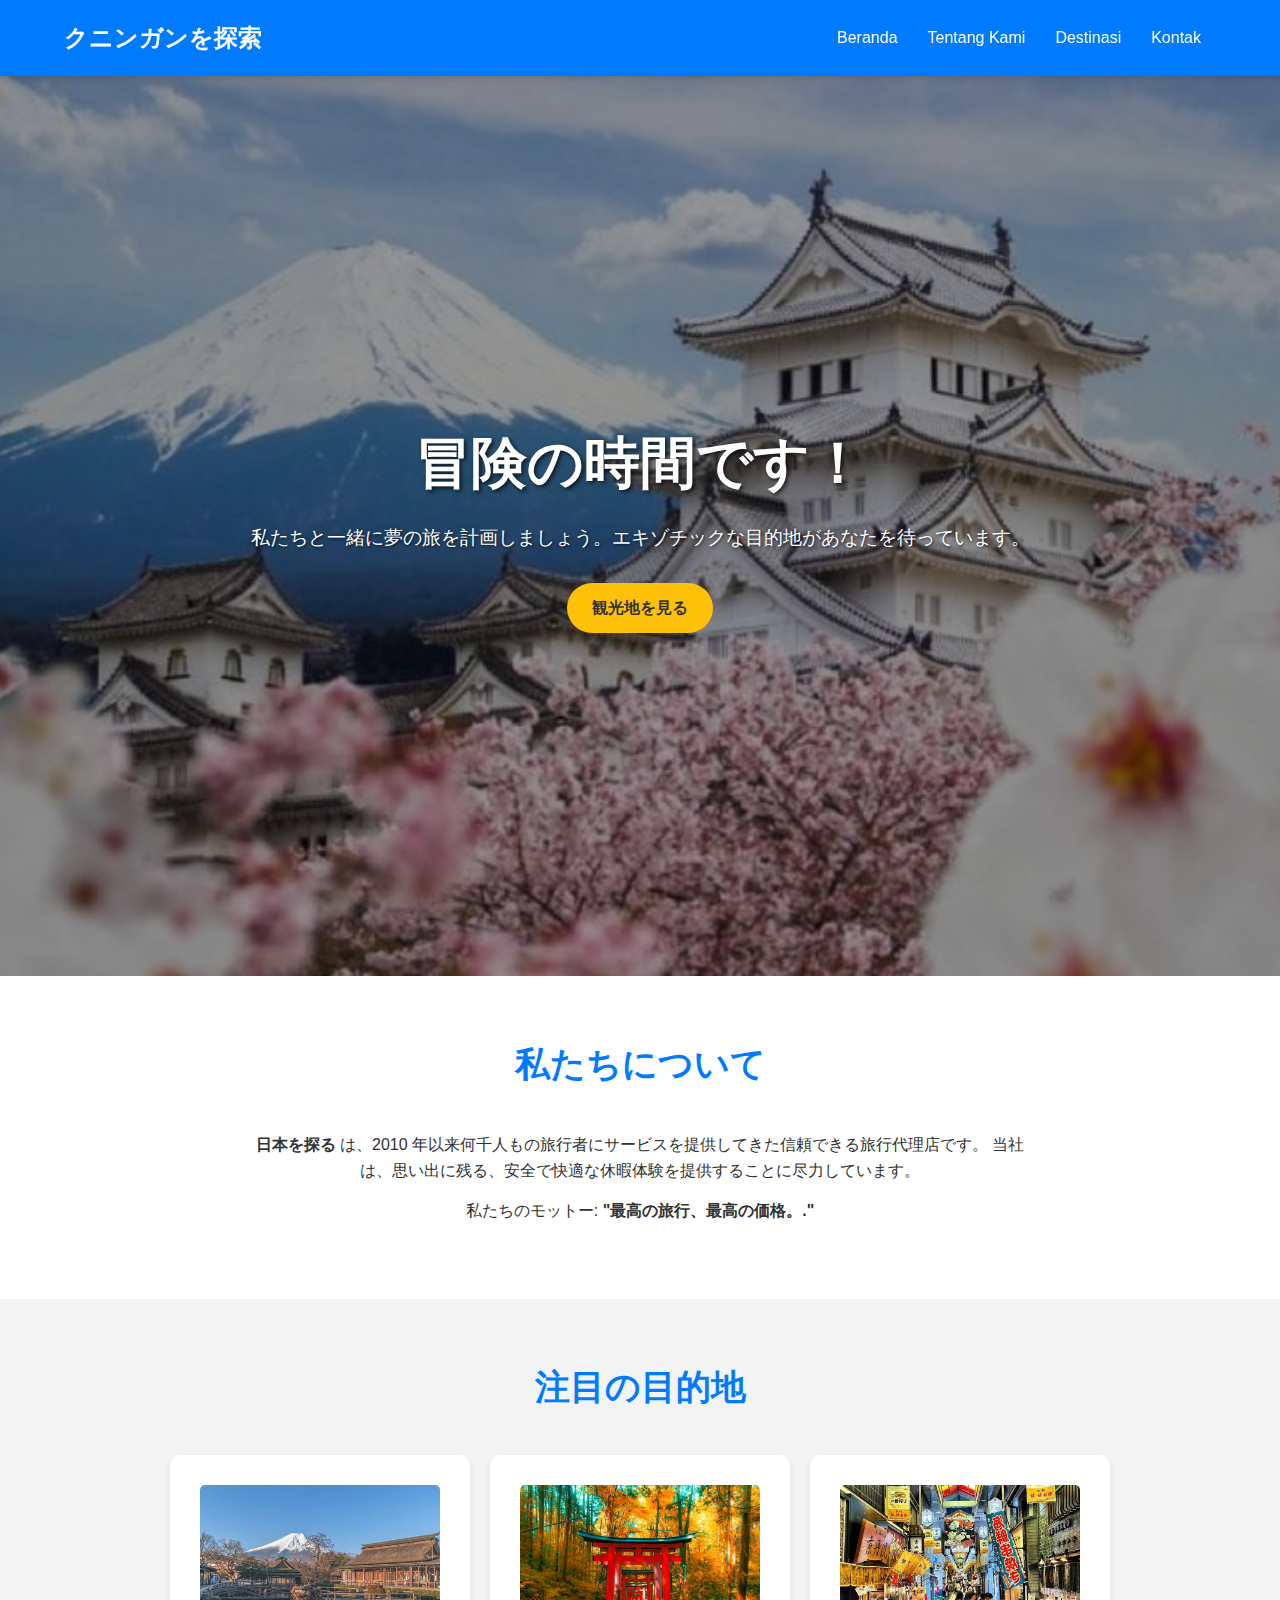
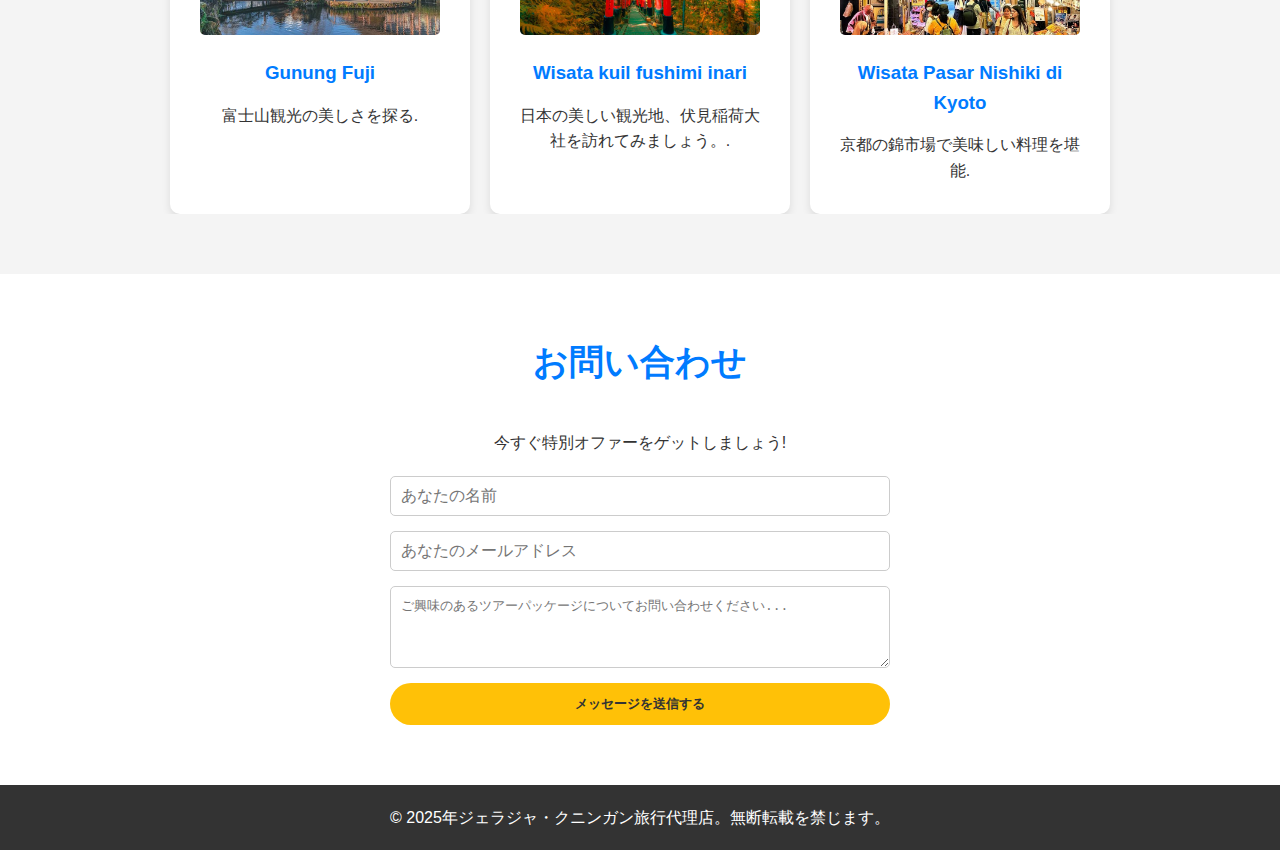
<file: index.html>
<!DOCTYPE html>
<html lang="id">

<head>
    <meta charset="UTF-8">
    <meta name="viewport" content="width=device-width, initial-scale=1.0">
    <title>クニンガンを探索 - 旅行代理店</title>
    <link rel="stylesheet" href="style.css">
</head>

<body>

    <header class="main-header">
        <div class="container">
            <h1 class="logo">クニンガンを探索</h1>
            <nav class="main-nav">
                <ul>
                    <li><a href="#beranda">Beranda</a></li>
                    <li><a href="#tentang">Tentang Kami</a></li>
                    <li><a href="#destinasi">Destinasi</a></li>
                    <li><a href="#kontak">Kontak</a></li>
                </ul>
            </nav>
        </div>
    </header>

    <section id="beranda" class="hero-section">
        <div class="hero-content">
            <h2>冒険の時間です！</h2>
            <p>私たちと一緒に夢の旅を計画しましょう。エキゾチックな目的地があなたを待っています。</p>
            <a href="#destinasi" class="cta-button">観光地を見る</a>
        </div>
    </section>

    <section id="tentang" class="section about-section">
        <div class="container">
            <h2>私たちについて</h2>
            <p><strong>日本を探る</strong> は、2010 年以来何千人もの旅行者にサービスを提供してきた信頼できる旅行代理店です。
                当社は、思い出に残る、安全で快適な休暇体験を提供することに尽力しています。</p>
            <p>私たちのモットー: <strong>"最高の旅行、最高の価格。."</strong></p>
        </div>
    </section>

    <section id="destinasi" class="section services-section">
        <div class="container">
            <h2>注目の目的地</h2>
            <div class="service-cards">
                <div class="card">
                    <img src="gunungfuji.webp" alt="Wisata Gunung Fuji" class="card-image">
                    <h3>Gunung Fuji</h3>
                    <p>富士山観光の美しさを探る.</p>
                </div>
                <div class="card">
                    <img src="inari.jpg" alt="kuil fushimi inari" class="card-image">
                    <h3>Wisata kuil fushimi inari</h3>
                    <p>日本の美しい観光地、伏見稲荷大社を訪れてみましょう。.</p>
                </div>
                <div class="card">
                    <img src="caption.jpg" alt="Wisata Pasar Nishiki di Kyoto" class="card-image">
                    <h3>Wisata Pasar Nishiki di Kyoto</h3>
                    <p>京都の錦市場で美味しい料理を堪能.</p>
                </div>
            </div>
        </div>
    </section>

    <section id="kontak" class="section cta-contact-section">
        <div class="container">
            <h2>お問い合わせ</h2>
            <p>今すぐ特別オファーをゲットしましょう!</p>
            <form action="#" method="POST" class="contact-form">
                <input type="text" name="nama" placeholder="あなたの名前" required>
                <input type="email" name="email" placeholder="あなたのメールアドレス" required>
                <textarea name="pesan" rows="4" placeholder="ご興味のあるツアーパッケージについてお問い合わせください..."
                    required></textarea>
                <button type="submit" class="cta-button">メッセージを送信する</button>
            </form>
        </div>
    </section>

    <footer class="main-footer">
        <div class="container">
            <p>&copy; 2025年ジェラジャ・クニンガン旅行代理店。無断転載を禁じます。</p>
        </div>
    </footer>

</body>


</html>
</file>
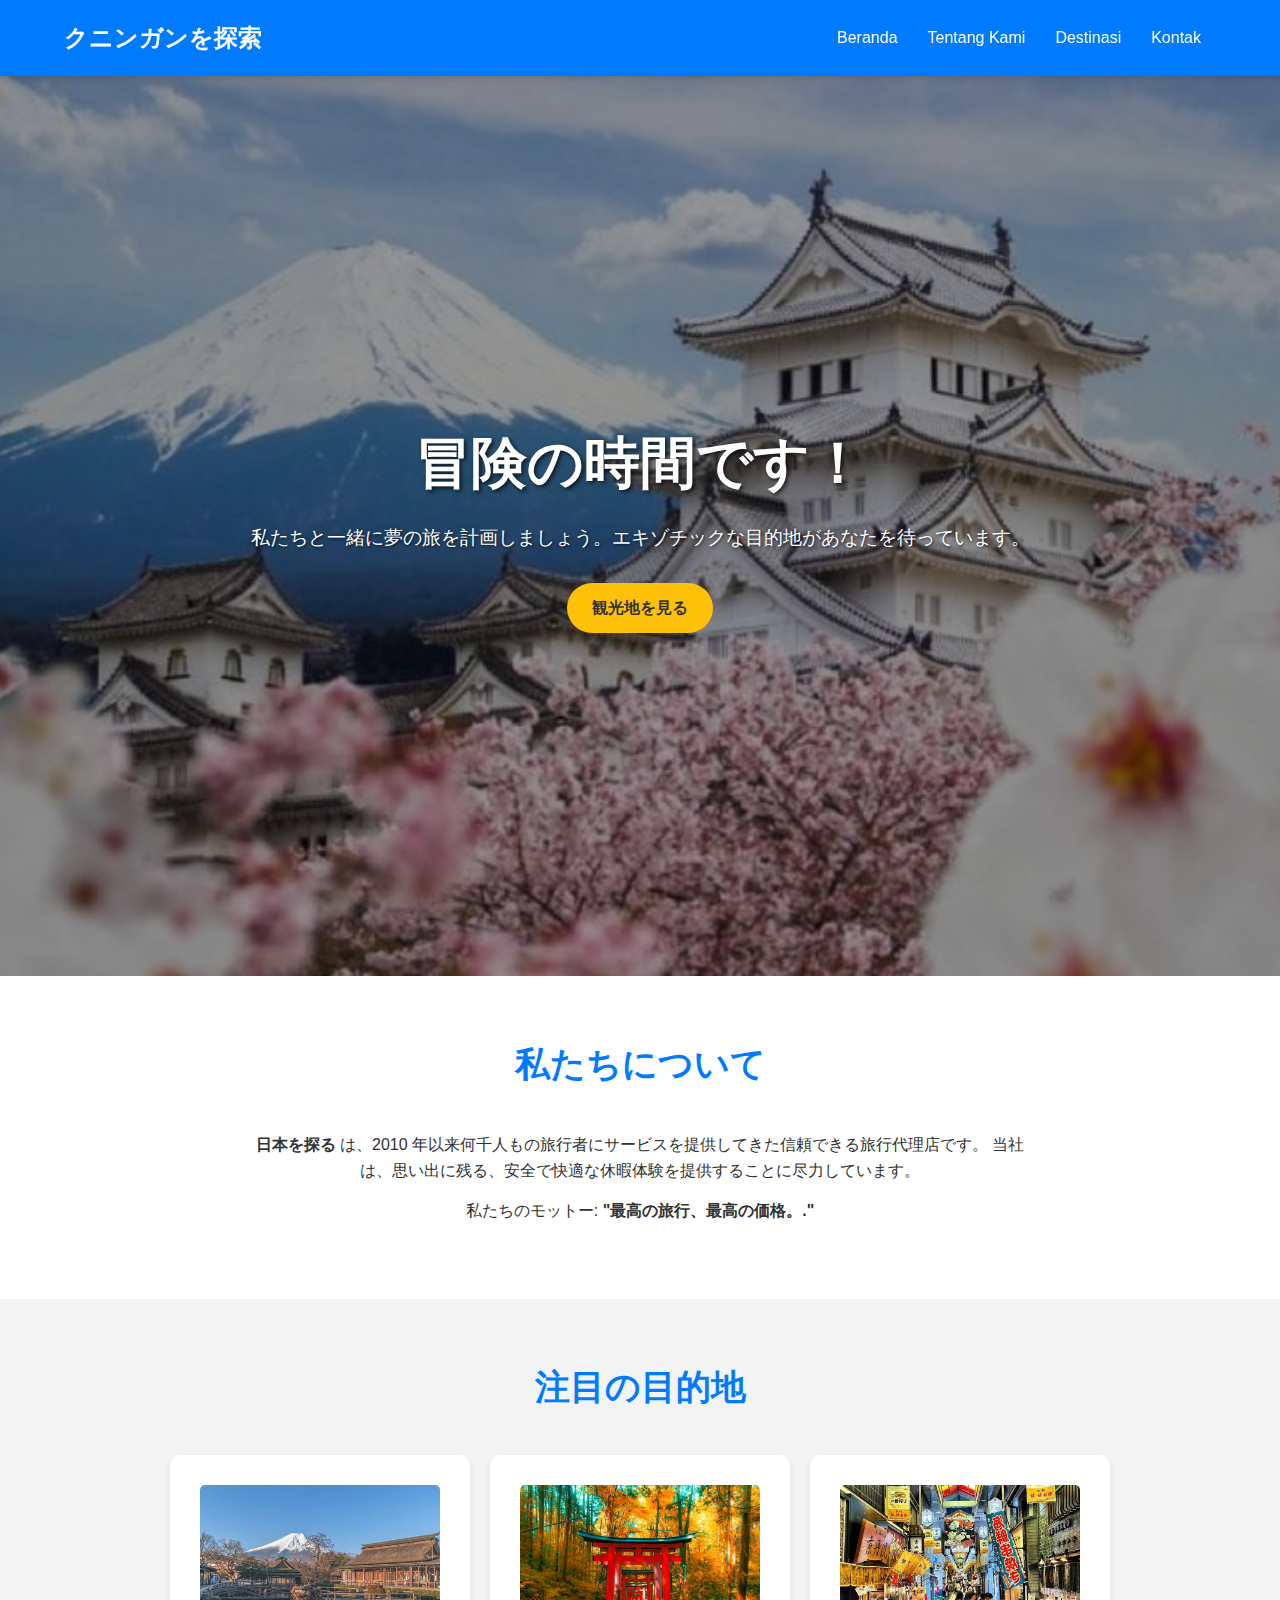
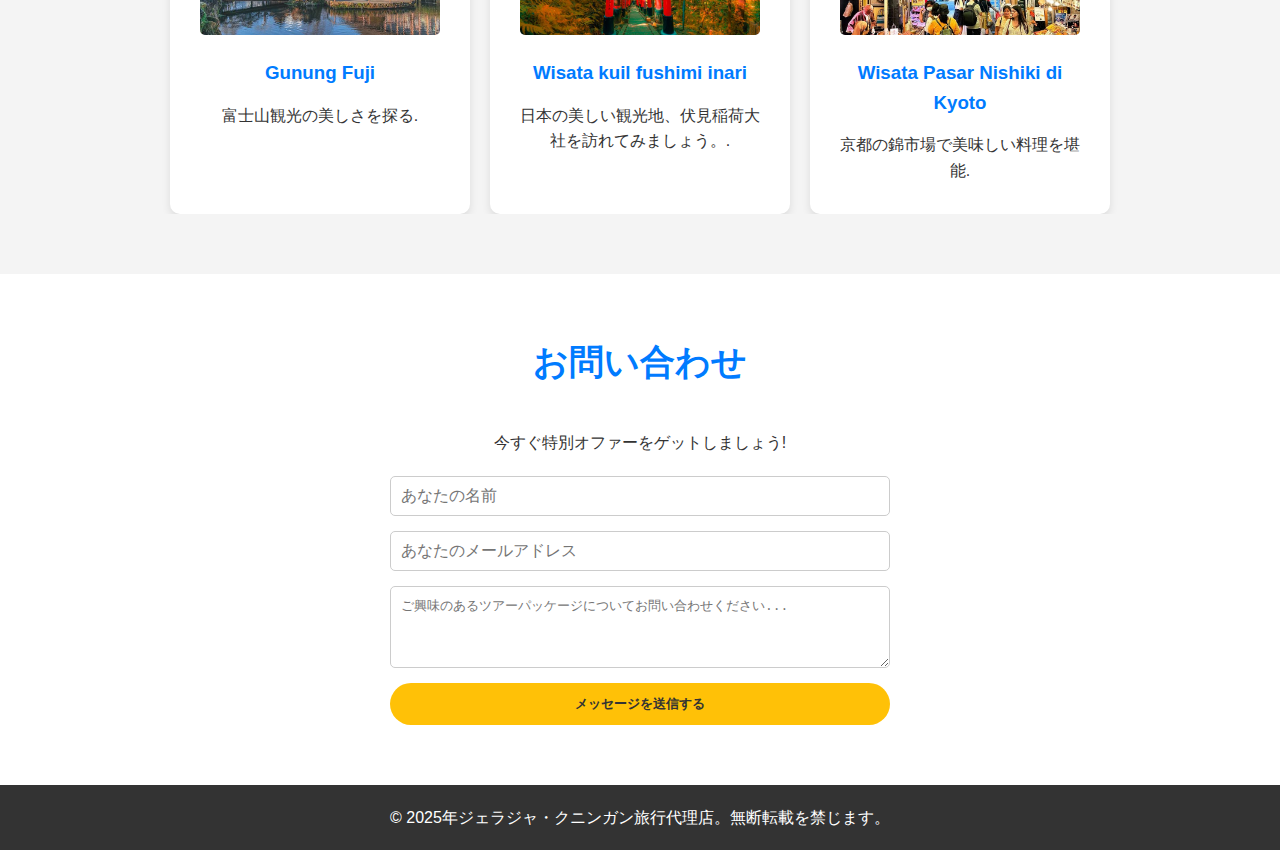
<file: index (1).html>
<!DOCTYPE html>
<html lang="id">

<head>
    <meta charset="UTF-8">
    <meta name="viewport" content="width=device-width, initial-scale=1.0">
    <title>クニンガンを探索 - 旅行代理店</title>
    <link rel="stylesheet" href="style (1).css">
</head>

<body>

    <header class="main-header">
        <div class="container">
            <h1 class="logo">クニンガンを探索</h1>
            <nav class="main-nav">
                <ul>
                    <li><a href="#beranda">Beranda</a></li>
                    <li><a href="#tentang">Tentang Kami</a></li>
                    <li><a href="#destinasi">Destinasi</a></li>
                    <li><a href="#kontak">Kontak</a></li>
                </ul>
            </nav>
        </div>
    </header>

    <section id="beranda" class="hero-section">
        <div class="hero-content">
            <h2>冒険の時間です！</h2>
            <p>私たちと一緒に夢の旅を計画しましょう。エキゾチックな目的地があなたを待っています。</p>
            <a href="#行き先" class="cta-button">観光地を見る</a>
        </div>
    </section>

    <section id="について" class="section about-section">
        <div class="container">
            <h2>私たちについて</h2>
            <p><strong>日本を探る</strong> は、2010 年以来何千人もの旅行者にサービスを提供してきた信頼できる旅行代理店です。
                当社は、思い出に残る、安全で快適な休暇体験を提供することに尽力しています。</p>
            <p>私たちのモットー: <strong>"最高の旅行、最高の価格。."</strong></p>
        </div>
    </section>

    <section id="#行き先" class="section services-section">
        <div class="container">
            <h2>注目の目的地</h2>
            <div class="service-cards">
                <div class="card">
                    <img src="image/gunungfuji.webp" alt="Wisata Gunung Fuji" class="card-image">
                    <h3>Gunung Fuji</h3>
                    <p>富士山観光の美しさを探る.</p>
                </div>
                <div class="card">
                    <img src="image/inari.jpg" alt="kuil fushimi inari" class="card-image">
                    <h3>Wisata kuil fushimi inari</h3>
                    <p>日本の美しい観光地、伏見稲荷大社を訪れてみましょう。.</p>
                </div>
                <div class="card">
                    <img src="image/caption.jpg" alt="Wisata Pasar Nishiki di Kyoto" class="card-image">
                    <h3>Wisata Pasar Nishiki di Kyoto</h3>
                    <p>京都の錦市場で美味しい料理を堪能.</p>
                </div>
            </div>
        </div>
    </section>

    <section id="kontak" class="section cta-contact-section">
        <div class="container">
            <h2>お問い合わせ</h2>
            <p>今すぐ特別オファーをゲットしましょう!</p>
            <form action="#" method="POST" class="contact-form">
                <input type="text" name="nama" placeholder="あなたの名前" required>
                <input type="email" name="email" placeholder="あなたのメールアドレス" required>
                <textarea name="pesan" rows="4" placeholder="ご興味のあるツアーパッケージについてお問い合わせください..."
                    required></textarea>
                <button type="submit" class="cta-button">メッセージを送信する</button>
            </form>
        </div>
    </section>

    <footer class="main-footer">
        <div class="container">
            <p>&copy; 2025年ジェラジャ・クニンガン旅行代理店。無断転載を禁じます。</p>
        </div>
    </footer>

</body>

</html>
</file>
<file: style.css>
/* GLOBAL STYLES */
* {
  box-sizing: border-box;
  margin: 0;
  padding: 0;
}

body {
  font-family: Arial, sans-serif;
  line-height: 1.6;
  color: #333;
  background-color: #f4f4f4;
}

.container {
  width: 90%;
  max-width: 1200px;
  margin: auto;
  overflow: hidden;
}

a {
  text-decoration: none;
  color: inherit;
}

ul {
  list-style: none;
}

.section {
  padding: 60px 0;
}

h2 {
  text-align: center;
  margin-bottom: 40px;
  font-size: 2.2em;
  color: #007bff;
}

/* HEADER & NAVIGATION */
.main-header {
  background: #007bff;
  color: #fff;
  padding: 15px 0;
  position: sticky;
  top: 0;
  z-index: 1000;
  box-shadow: 0 2px 5px rgba(0, 0, 0, 0.1);
}

.main-header .container {
  display: flex;
  justify-content: space-between;
  align-items: center;
}

.logo {
  font-size: 1.5em;
  font-weight: bold;
}

.main-nav ul {
  display: flex;
}

.main-nav ul li a {
  padding: 10px 15px;
  display: block;
  transition: background-color 0.3s;
}

.main-nav ul li a:hover {
  background-color: #0056b3;
  border-radius: 5px;
}

/* HERO SECTION */
.hero-section {
  background: url('image/jepang.jpeg') no-repeat center center/cover;
  height: 100vh;
  display: flex;
  justify-content: center;
  align-items: center;
  text-align: center;
  color: #fff;
  position: relative;
}

.hero-section::before {
  content: '';
  position: absolute;
  top: 0;
  left: 0;
  right: 0;
  bottom: 0;
  background: rgba(0, 0, 0, 0.4);
}

.hero-content {
  z-index: 1;
  padding: 20px;
}

.hero-content h2 {
  font-size: 3.5em;
  margin-bottom: 15px;
  color: #fff;
  text-shadow: 2px 2px 4px rgba(0, 0, 0, 0.7);
}

.hero-content p {
  font-size: 1.2em;
  margin-bottom: 30px;
  text-shadow: 1px 1px 3px rgba(0, 0, 0, 0.7);
}

.cta-button {
  display: inline-block;
  background: #ffc107;
  color: #333;
  padding: 12px 25px;
  border-radius: 50px;
  font-weight: bold;
  text-transform: uppercase;
  transition: background-color 0.3s, transform 0.3s;
  border: none;
  cursor: pointer;
}

.cta-button:hover {
  background-color: #ffaa00;
  transform: translateY(-2px);
}

/* ABOUT & DESTINASI SECTION */
.about-section {
  background: #fff;
}

.about-section p {
  text-align: center;
  max-width: 800px;
  margin: 15px auto;
}

.destinasi-section {
  background: #e9ecef;
}

.service-cards {
  display: flex;
  gap: 20px;
  justify-content: center;
  flex-wrap: wrap;
}

.card {
  background: #fff;
  padding: 30px;
  border-radius: 10px;
  box-shadow: 0 4px 8px rgba(0, 0, 0, 0.1);
  width: 300px;
  text-align: center;
  transition: transform 0.3s, box-shadow 0.3s;
  overflow: hidden;
}

.card-image {
  width: 100%;
  max-width: 100%;
  height: 150px;
  object-fit: cover;
  border-radius: 5px;
  margin-bottom: 15px;
}

.card:hover {
  transform: translateY(-5px);
  box-shadow: 0 6px 12px rgba(0, 0, 0, 0.15);
}

.card h3 {
  color: #007bff;
  margin-bottom: 15px;
}

/* CONTACT FORM */
.cta-contact-section {
  background: #fff;
  text-align: center;
}

.contact-form {
  display: flex;
  flex-direction: column;
  max-width: 500px;
  margin: 20px auto 0;
  gap: 15px;
}

.contact-form input[type="text"],
.contact-form input[type="email"],
.contact-form textarea {
  padding: 10px;
  border: 1px solid #ccc;
  border-radius: 5px;
  font-size: 1em;
}

.contact-form textarea {
  resize: vertical;
}

/* FOOTER */
.main-footer {
  background: #333;
  color: #fff;
  text-align: center;
  padding: 20px 0;
}

/* RESPONSIVE */
@media (max-width: 768px) {
  .main-header .container {
    flex-direction: column;
    text-align: center;
  }

  .main-nav ul {
    margin-top: 10px;
    justify-content: center;
    flex-wrap: wrap;
  }

  .main-nav ul li a {
    padding: 8px 10px;
  }

  .hero-content h2 {
    font-size: 2.5em;
  }

  .service-cards {
    flex-direction: column;
    align-items: center;
  }

  .card {
    width: 90%;
    max-width: 400px;
  }
}
</file>
<file: style (1).css>
/* GLOBAL STYLES */
* {
  box-sizing: border-box;
  margin: 0;
  padding: 0;
}

body {
  font-family: Arial, sans-serif;
  line-height: 1.6;
  color: #333;
  background-color: #f4f4f4;
}

.container {
  width: 90%;
  max-width: 1200px;
  margin: auto;
  overflow: hidden;
}

a {
  text-decoration: none;
  color: inherit;
}

ul {
  list-style: none;
}

.section {
  padding: 60px 0;
}

h2 {
  text-align: center;
  margin-bottom: 40px;
  font-size: 2.2em;
  color: #007bff;
}

/* HEADER & NAVIGATION */
.main-header {
  background: #007bff;
  color: #fff;
  padding: 15px 0;
  position: sticky;
  top: 0;
  z-index: 1000;
  box-shadow: 0 2px 5px rgba(0, 0, 0, 0.1);
}

.main-header .container {
  display: flex;
  justify-content: space-between;
  align-items: center;
}

.logo {
  font-size: 1.5em;
  font-weight: bold;
}

.main-nav ul {
  display: flex;
}

.main-nav ul li a {
  padding: 10px 15px;
  display: block;
  transition: background-color 0.3s;
}

.main-nav ul li a:hover {
  background-color: #0056b3;
  border-radius: 5px;
}

/* HERO SECTION */
.hero-section {
  background: url('image/jepang.jpeg') no-repeat center center/cover;
  height: 100vh;
  display: flex;
  justify-content: center;
  align-items: center;
  text-align: center;
  color: #fff;
  position: relative;
}

.hero-section::before {
  content: '';
  position: absolute;
  top: 0;
  left: 0;
  right: 0;
  bottom: 0;
  background: rgba(0, 0, 0, 0.4);
}

.hero-content {
  z-index: 1;
  padding: 20px;
}

.hero-content h2 {
  font-size: 3.5em;
  margin-bottom: 15px;
  color: #fff;
  text-shadow: 2px 2px 4px rgba(0, 0, 0, 0.7);
}

.hero-content p {
  font-size: 1.2em;
  margin-bottom: 30px;
  text-shadow: 1px 1px 3px rgba(0, 0, 0, 0.7);
}

.cta-button {
  display: inline-block;
  background: #ffc107;
  color: #333;
  padding: 12px 25px;
  border-radius: 50px;
  font-weight: bold;
  text-transform: uppercase;
  transition: background-color 0.3s, transform 0.3s;
  border: none;
  cursor: pointer;
}

.cta-button:hover {
  background-color: #ffaa00;
  transform: translateY(-2px);
}

/* ABOUT & DESTINASI SECTION */
.about-section {
  background: #fff;
}

.about-section p {
  text-align: center;
  max-width: 800px;
  margin: 15px auto;
}

.destinasi-section {
  background: #e9ecef;
}

.service-cards {
  display: flex;
  gap: 20px;
  justify-content: center;
  flex-wrap: wrap;
}

.card {
  background: #fff;
  padding: 30px;
  border-radius: 10px;
  box-shadow: 0 4px 8px rgba(0, 0, 0, 0.1);
  width: 300px;
  text-align: center;
  transition: transform 0.3s, box-shadow 0.3s;
  overflow: hidden;
}

.card-image {
  width: 100%;
  max-width: 100%;
  height: 150px;
  object-fit: cover;
  border-radius: 5px;
  margin-bottom: 15px;
}

.card:hover {
  transform: translateY(-5px);
  box-shadow: 0 6px 12px rgba(0, 0, 0, 0.15);
}

.card h3 {
  color: #007bff;
  margin-bottom: 15px;
}

/* CONTACT FORM */
.cta-contact-section {
  background: #fff;
  text-align: center;
}

.contact-form {
  display: flex;
  flex-direction: column;
  max-width: 500px;
  margin: 20px auto 0;
  gap: 15px;
}

.contact-form input[type="text"],
.contact-form input[type="email"],
.contact-form textarea {
  padding: 10px;
  border: 1px solid #ccc;
  border-radius: 5px;
  font-size: 1em;
}

.contact-form textarea {
  resize: vertical;
}

/* FOOTER */
.main-footer {
  background: #333;
  color: #fff;
  text-align: center;
  padding: 20px 0;
}

/* RESPONSIVE */
@media (max-width: 768px) {
  .main-header .container {
    flex-direction: column;
    text-align: center;
  }

  .main-nav ul {
    margin-top: 10px;
    justify-content: center;
    flex-wrap: wrap;
  }

  .main-nav ul li a {
    padding: 8px 10px;
  }

  .hero-content h2 {
    font-size: 2.5em;
  }

  .service-cards {
    flex-direction: column;
    align-items: center;
  }

  .card {
    width: 90%;
    max-width: 400px;
  }
}
</file>
